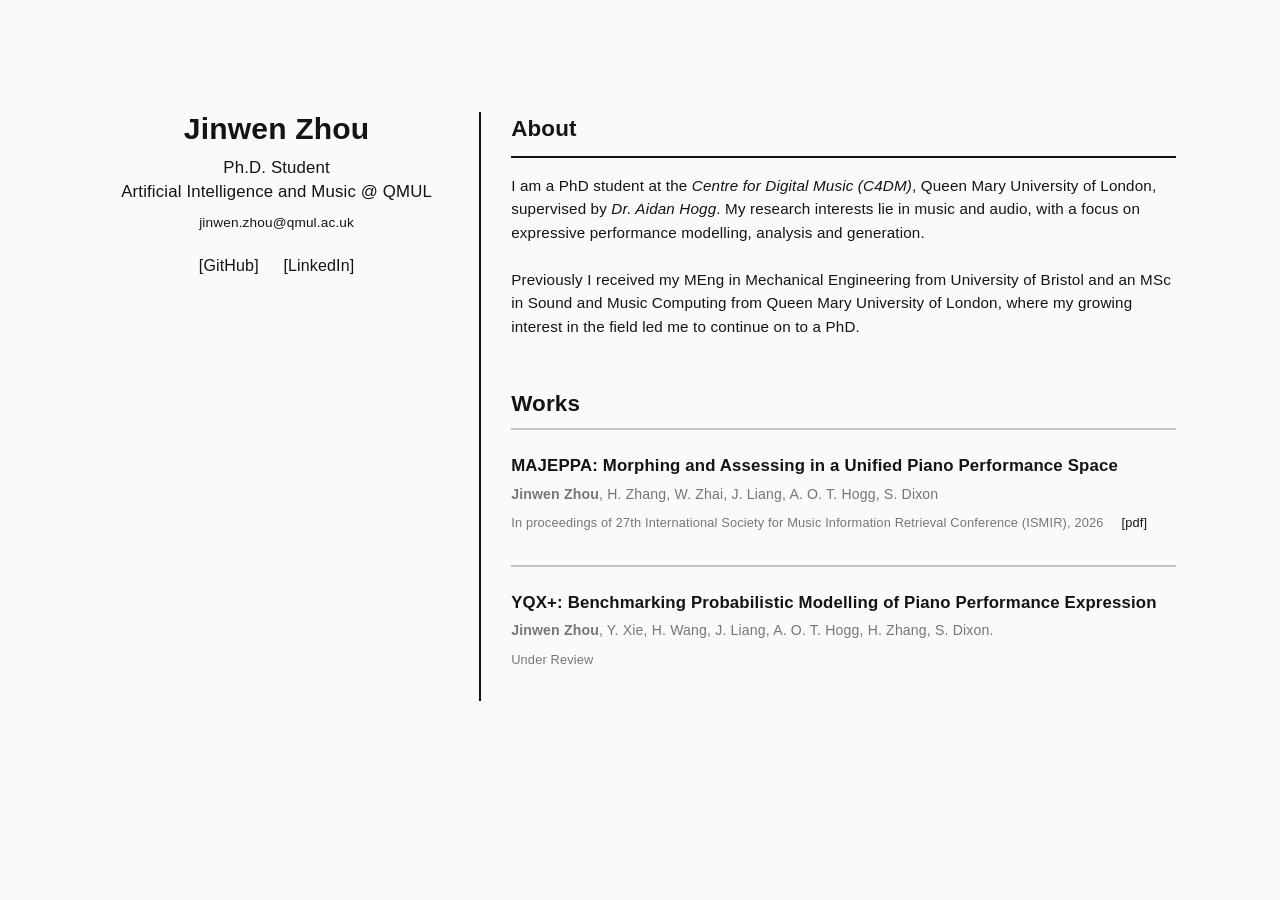
<file: index.html>
<!DOCTYPE html>
<html lang="en">
<head>
  <meta charset="utf-8">
  <meta name="viewport" content="width=device-width, initial-scale=1">
  <title>jwzhouu</title>
  <meta name="description" content="Ph.D. Student">
  <link rel="stylesheet" href="./static/css/style.css?v=1793307062">
  <!-- <link rel="icon" href="./static/favicon.svg"> -->
</head>
<body class="no-header">
  

  <main class="container">
    
<div class="home-layout">

  <aside class="home-left">
    <h1 class="home-name">Jinwen Zhou</h1>
    <p class="headline">Ph.D. Student</p>
    <p class="affiliation">Artificial Intelligence and Music @ QMUL</p>
    <p class="email">jinwen.zhou@qmul.ac.uk</p>

    
      <p class="bracket-links">
        <a href="https://github.com/kkwsts/" target="_blank" rel="noopener">[GitHub]</a> <a href="https://www.linkedin.com/in/jinwenzhou/" target="_blank" rel="noopener">[LinkedIn]</a> 
        
      </p>
    
  </aside>

  <section class="home-right">
    
    <section class="about">
      <h3>About</h3>
      <div class="prose about-block">I am a PhD student at the <em><a href="https://c4dm.eecs.qmul.ac.uk" target="_blank" rel="noopener">Centre for Digital Music (C4DM)</a></em>, Queen Mary University of London, supervised by <em><a href="https://aidanhogg.uk" target="_blank" rel="noopener">Dr. Aidan Hogg</a></em>. My research interests lie in music and audio, with a focus on expressive performance modelling, analysis and generation.<br><br>Previously I received my MEng in Mechanical Engineering from University of Bristol and an MSc in Sound and Music Computing from Queen Mary University of London, where my growing interest in the field led me to continue on to a PhD.</div>
    </section>
    

    <section class="featured">
      <h3>Works</h3>
      
        
<article class="work-card">
  
  <h2 class="work-title"><a href="./majeppa/">MAJEPPA: Morphing and Assessing in a Unified Piano Performance Space</a></h2>
  <p class="work-authors"><mark>Jinwen Zhou</mark>, H. Zhang, W. Zhai, J. Liang, A. O. T. Hogg, S. Dixon</p>
  
  <p class="work-meta">
    
    <span>In proceedings of 27th International Society for Music Information Retrieval Conference (ISMIR), 2026</span>
    
    <span><a href="https://arxiv.org/abs/2608.11026" target="_blank" rel="noopener">[pdf]</a></span>
  </p>
</article>

      
        
<article class="work-card">
  
  <h2 class="work-title">YQX+: Benchmarking Probabilistic Modelling of Piano Performance Expression</h2>
  <p class="work-authors"><mark>Jinwen Zhou</mark>, Y. Xie, H. Wang, J. Liang, A. O. T. Hogg, H. Zhang, S. Dixon.</p>
  
  <p class="work-meta">
    
    <span>Under Review</span>
    
    
  </p>
</article>

      
    </section>
  </section>

</div>

  </main>

  


  <script>
    // Live clock next to the location line, like the reference site.
    (function () {
      var el = document.getElementById("clock");
      if (!el) return;
      function tick() {
        var d = new Date();
        function p(n) { return String(n).padStart(2, "0"); }
        el.textContent = p(d.getHours()) + ":" + p(d.getMinutes()) + ":" + p(d.getSeconds());
      }
      tick();
      setInterval(tick, 1000);
    })();
  </script>
</body>
</html>
</file>
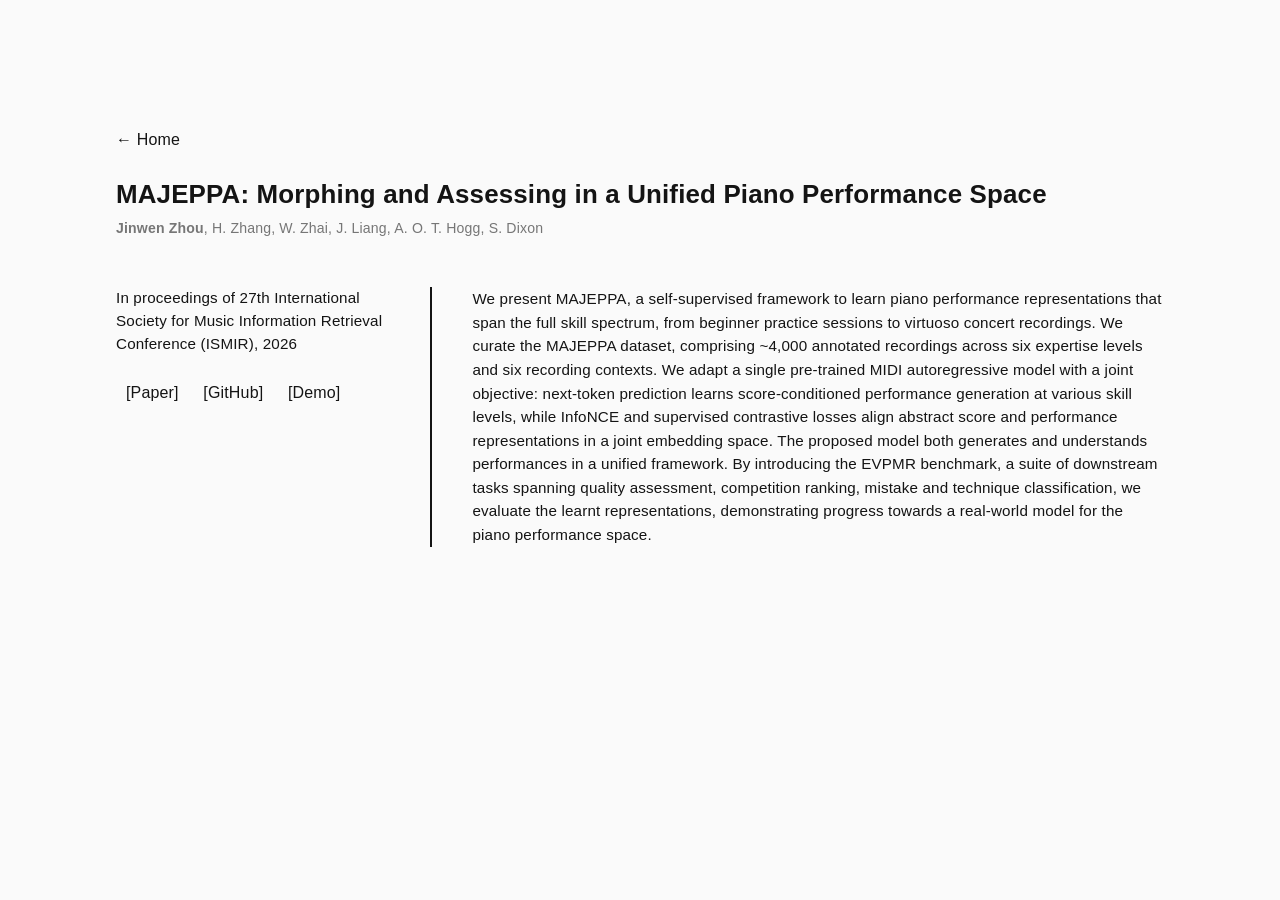
<file: majeppa/index.html>
<!DOCTYPE html>
<html lang="en">
<head>
  <meta charset="utf-8">
  <meta name="viewport" content="width=device-width, initial-scale=1">
  <title>jwzhouu</title>
  <meta name="description" content="Ph.D. Student">
  <link rel="stylesheet" href="../static/css/style.css?v=1793307062">
  <!-- <link rel="icon" href="../static/favicon.svg"> -->
</head>
<body class="no-header">
  

  <main class="container">
    
<article class="work-detail">
  <p class="back"><a href="../">← Home</a></p>

  <header class="detail-header">
    <h1 class="detail-title">MAJEPPA: Morphing and Assessing in a Unified Piano Performance Space</h1>
    <p class="work-authors detail-authors"><mark>Jinwen Zhou</mark>, H. Zhang, W. Zhai, J. Liang, A. O. T. Hogg, S. Dixon</p>
  </header>

  <div class="detail-layout">
    <aside class="detail-left">
      <div class="detail-meta">
        
        
          <div class="meta-row"><span class="meta-value">In proceedings of 27th International Society for Music Information Retrieval Conference (ISMIR), 2026</span></div>
        
        
      </div>

      
        <p class="bracket-links detail-links">
          <a href="https://arxiv.org/abs/2608.11026" target="_blank" rel="noopener">[Paper]</a>
          <a href="https://github.com/kkwsts/majeppa" target="_blank" rel="noopener">[GitHub]</a>
          <a href="https://jepa-demo.vercel.app" target="_blank" rel="noopener">[Demo]</a>
        </p>
      
    </aside>

    <section class="detail-right">
      
      
      <div class="prose">We present MAJEPPA, a self-supervised framework to learn piano performance representations that span the full skill spectrum, from beginner practice sessions to virtuoso concert recordings. We curate the MAJEPPA dataset, comprising ~4,000 annotated recordings across six expertise levels and six recording contexts. We adapt a single pre-trained MIDI autoregressive model with a joint objective: next-token prediction learns score-conditioned performance generation at various skill levels, while InfoNCE and supervised contrastive losses align abstract score and performance representations in a joint embedding space. The proposed model both generates and understands performances in a unified framework. By introducing the EVPMR benchmark, a suite of downstream tasks spanning quality assessment, competition ranking, mistake and technique classification, we evaluate the learnt representations, demonstrating progress towards a real-world model for the piano performance space.</div>
    </section>
  </div>
</article>

  </main>

  


  <script>
    // Live clock next to the location line, like the reference site.
    (function () {
      var el = document.getElementById("clock");
      if (!el) return;
      function tick() {
        var d = new Date();
        function p(n) { return String(n).padStart(2, "0"); }
        el.textContent = p(d.getHours()) + ":" + p(d.getMinutes()) + ":" + p(d.getSeconds());
      }
      tick();
      setInterval(tick, 1000);
    })();
  </script>
</body>
</html>
</file>
<file: static/css/style.css>
:root {
  --bg: #fafafa;          /* warm cream background */
  --fg: #141414;          /* near-black text */
  --muted: #767676;       /* secondary text (meta) */
  --gray: #c4c4c4;        /* faint / placeholder text */
  --rule: #141414;        /* strong 2px divider rules */
  --max: 1120px;
  --top-space: 112px;     /* gap above the page content */
}

* { box-sizing: border-box; }

html { scroll-behavior: smooth; }

body {
  margin: 0;
  font-family: "Helvetica Neue", Helvetica, Arial, sans-serif;
  font-size: 16px;
  line-height: 1.5;
  letter-spacing: 0.01rem;
  color: var(--fg);
  background: var(--bg);
}

.container {
  width: 100%;
  max-width: var(--max);
  margin: 0 auto;
  padding: 0 24px;
}

a { color: var(--fg); text-decoration: none; }
a:hover { text-decoration: underline; }

/* Emphasis: the reference uses bold weight rather than a highlight colour */
mark { background: transparent; color: inherit; font-weight: 700; }
em { font-style: italic; }

/* Header / nav */
.site-header {
  position: sticky;
  top: 0;
  background: color-mix(in srgb, var(--bg) 85%, transparent);
  backdrop-filter: saturate(180%) blur(6px);
  z-index: 10;
}
.nav {
  display: flex;
  align-items: baseline;
  justify-content: space-between;
  gap: 16px;
  padding-top: 22px;
  padding-bottom: 18px;
  flex-wrap: wrap;
}
.nav-links { display: flex; align-items: baseline; gap: 18px; flex-wrap: wrap; margin-left: auto; }
.nav-links > a { color: var(--fg); }

main.container { padding-top: var(--top-space); padding-bottom: 80px; }

/* Intro */
.intro { margin-bottom: 24px; }
.headline { font-size: calc(1.3rem + 0.7vw); font-weight: 400; margin: 0 0 0.5em; line-height: 1.3; }
.location { color: var(--muted); margin: 0 0 1.2em; }
.bracket-links a {
  display: inline-block;
  margin: 3px 3px;
  padding: 2px 7px;
  color: var(--fg);
  transition: 0.2s;
}
.bracket-links a:hover { background: var(--fg); color: var(--bg); text-decoration: none; }

h1 { font-size: calc(2rem + 1vw); font-weight: 700; margin: 0 0 0.3em; }

/* Section headings sit above a strong 2px rule, mirroring the block dividers */
h3 {
  font-size: 1.4rem;
  font-weight: 700;
  color: var(--fg);
  border-top: 2px solid var(--rule);
  padding-top: 16px;
  margin-top: 56px;
  margin-bottom: 8px;
}

.small { font-size: 0.85rem; font-weight: 400; color: var(--muted); }
.muted { color: var(--muted); }

/* Articles */
.article-list { list-style: none; padding: 0; margin: 0; }
.article-list li { font-size: 0.85rem; line-height: 1.35rem; margin-bottom: 12px; }
.article-list .tag { font-weight: 700; }
.article-list em { font-style: italic; }

/* Works */
.featured { margin-top: 0; }
.work-card {
  padding: 26px 0 32px;
  border-top: 2px solid var(--gray);
}
.featured .work-card:first-child { border-top: none; padding-top: 0; }
.work-cover {
  display: block;
  width: 100%;
  margin-bottom: 16px;
}
.work-cover img { width: 100%; height: auto; object-fit: cover; display: block; }
.cover-placeholder {
  display: flex; align-items: center; justify-content: center;
  height: 100%; font-size: 3rem; font-weight: 700; color: var(--gray);
}
.work-title { font-size: 1.05rem; font-weight: 700; margin: 0 0 0.4em; line-height: 1.25; }
.work-title a { color: var(--fg); }
.work-title a:hover { text-decoration: underline; text-decoration-thickness: 3px; }
.work-authors { margin: 0 0 0.6em; font-size: 0.88rem; color: var(--muted); }
.work-summary { margin: 0 0 0.9em; font-size: 0.95rem; }
.work-meta { font-size: 0.8rem; color: var(--muted); display: flex; gap: 18px; flex-wrap: wrap; margin: 0; }
.work-meta span > a, .work-meta a { color: var(--fg); }

/* Detail page */
.detail-cover { width: 100%; margin: 20px 0; }
.lead { font-size: 1.1rem; }

.prose { max-width: 64ch; font-size: 0.95rem; line-height: 1.55; }

/* About / contact spacing */
.about .prose { margin-top: 12px; }
.contact { margin-bottom: 40px; }

/* Footer */
.site-footer {
  color: var(--muted);
  font-size: 0.9rem;
  padding: 28px 0 56px;
  margin-top: 48px;
  text-align: right;
}
.site-footer p { margin: 2px 0; }
.site-footer a { color: var(--fg); }

/* Two-column home: fixed identity on the left, scrolling work on the right */
.home-layout {
  display: grid;
  grid-template-columns: minmax(200px, 35%) 1fr;
  gap: 0;
  align-items: start;
}
.home-left {
  position: fixed;
  top: calc(var(--top-space) + 64px); /* 64px = sticky header height */
  /* % here is the viewport minus the scrollbar (unlike vw), so the panel
     lines up exactly with the grid's left column. */
  left: max(24px, calc((100% - var(--max)) / 2 + 24px));
  width: max(200px, calc((min(100%, var(--max)) - 48px) * 0.35));
  padding-right: 30px;
  text-align: center;
}
.no-header .home-left { top: var(--top-space); }
.home-right {
  grid-column: 2;
  border-left: 2px solid var(--rule);
  padding-left: 30px;
  min-width: 0;
}
.home-name { font-size: calc(1.4rem + 0.6vw); font-weight: 700; margin: 0 0 0.35em; line-height: 1.15; }
.home-left .headline { font-size: 1.05rem; font-weight: 400; margin: 0 0 0.5em; line-height: 1.35; }
.home-left .headline:has(+ .affiliation) { margin-bottom: 0.1em; }
.home-left .affiliation { font-size: 1.05rem; margin: 0 0 0.5em; line-height: 1.35; }
.home-left .email { font-size: 0.85rem; margin: 0 0 1.2em; }
.home-left .bracket-links { margin: 0; }

/* Headings in the right column carry no top divider of their own —
   About gets its own rule directly under its heading instead. */
.home-right h3 { margin-top: 0; border-top: none; padding-top: 0; }
.about { margin-bottom: 48px; }
.home-right .prose { max-width: none; }
.about h3 {
  border-bottom: 2px solid var(--rule);
  padding-bottom: 10px;
  margin-bottom: 16px;
}

@media (max-width: 820px) {
  :root { --top-space: 56px; }
  .home-layout { grid-template-columns: 1fr; }
  .home-left {
    position: static;
    width: auto;
    padding-right: 0;
    padding-bottom: 28px;
    margin-bottom: 8px;
    border-bottom: 2px solid var(--rule);
  }
  .home-right { grid-column: 1; border-left: none; padding-left: 0; }
  .home-right > section:first-child h3 { margin-top: 20px; }
}

/* Work detail: breaks out of the .container's side padding but stays
   capped at the same width (--max) as the rest of the site, so it
   doesn't stretch edge-to-edge on wide screens. */
.work-detail {
  width: 100vw;
  max-width: var(--max);
  position: relative;
  left: 50%;
  transform: translateX(-50%);
  padding: 0 36px;
}
.work-detail .back { color: var(--muted); margin-bottom: 28px; }

/* Title spans the full width across the top */
.detail-header { margin-bottom: 48px; }
.detail-title { font-size: calc(1.3rem + 0.4vw); font-weight: 700; line-height: 1.15; margin: 0; }
.detail-authors { margin: 0.6em 0 0; }

.detail-layout {
  display: grid;
  grid-template-columns: minmax(220px, 30%) 1fr;
  gap: 0;
  align-items: start;
}
.detail-left {
  position: sticky;
  top: 96px;
  align-self: start;
  padding-right: 40px;
}
.no-header .detail-left { top: 56px; }
.detail-right {
  border-left: 2px solid var(--rule);
  padding-left: 40px;
  min-width: 0;
}
.detail-meta { margin: 0 0 20px; }
.meta-row { margin-bottom: 14px; }
.meta-label {
  display: block;
  font-size: 0.72rem;
  font-weight: 700;
  text-transform: uppercase;
  letter-spacing: 0.05em;
  color: var(--muted);
  margin-bottom: 2px;
}
.meta-value { display: block; font-size: 0.95rem; }
.meta-value a { color: var(--fg); }
.detail-links { margin: 0; }
.detail-right .detail-cover { margin-top: 0; }
.detail-right .lead { margin-top: 0; }
.detail-right .prose { max-width: none; }

@media (max-width: 820px) {
  .work-detail { width: auto; max-width: none; position: static; left: auto; transform: none; padding: 0; }
  .detail-layout { grid-template-columns: 1fr; }
  .detail-left {
    position: static;
    padding-right: 0;
    padding-bottom: 24px;
    margin-bottom: 8px;
    border-bottom: 2px solid var(--rule);
  }
  .detail-right { border-left: none; padding-left: 0; }
}
</file>
